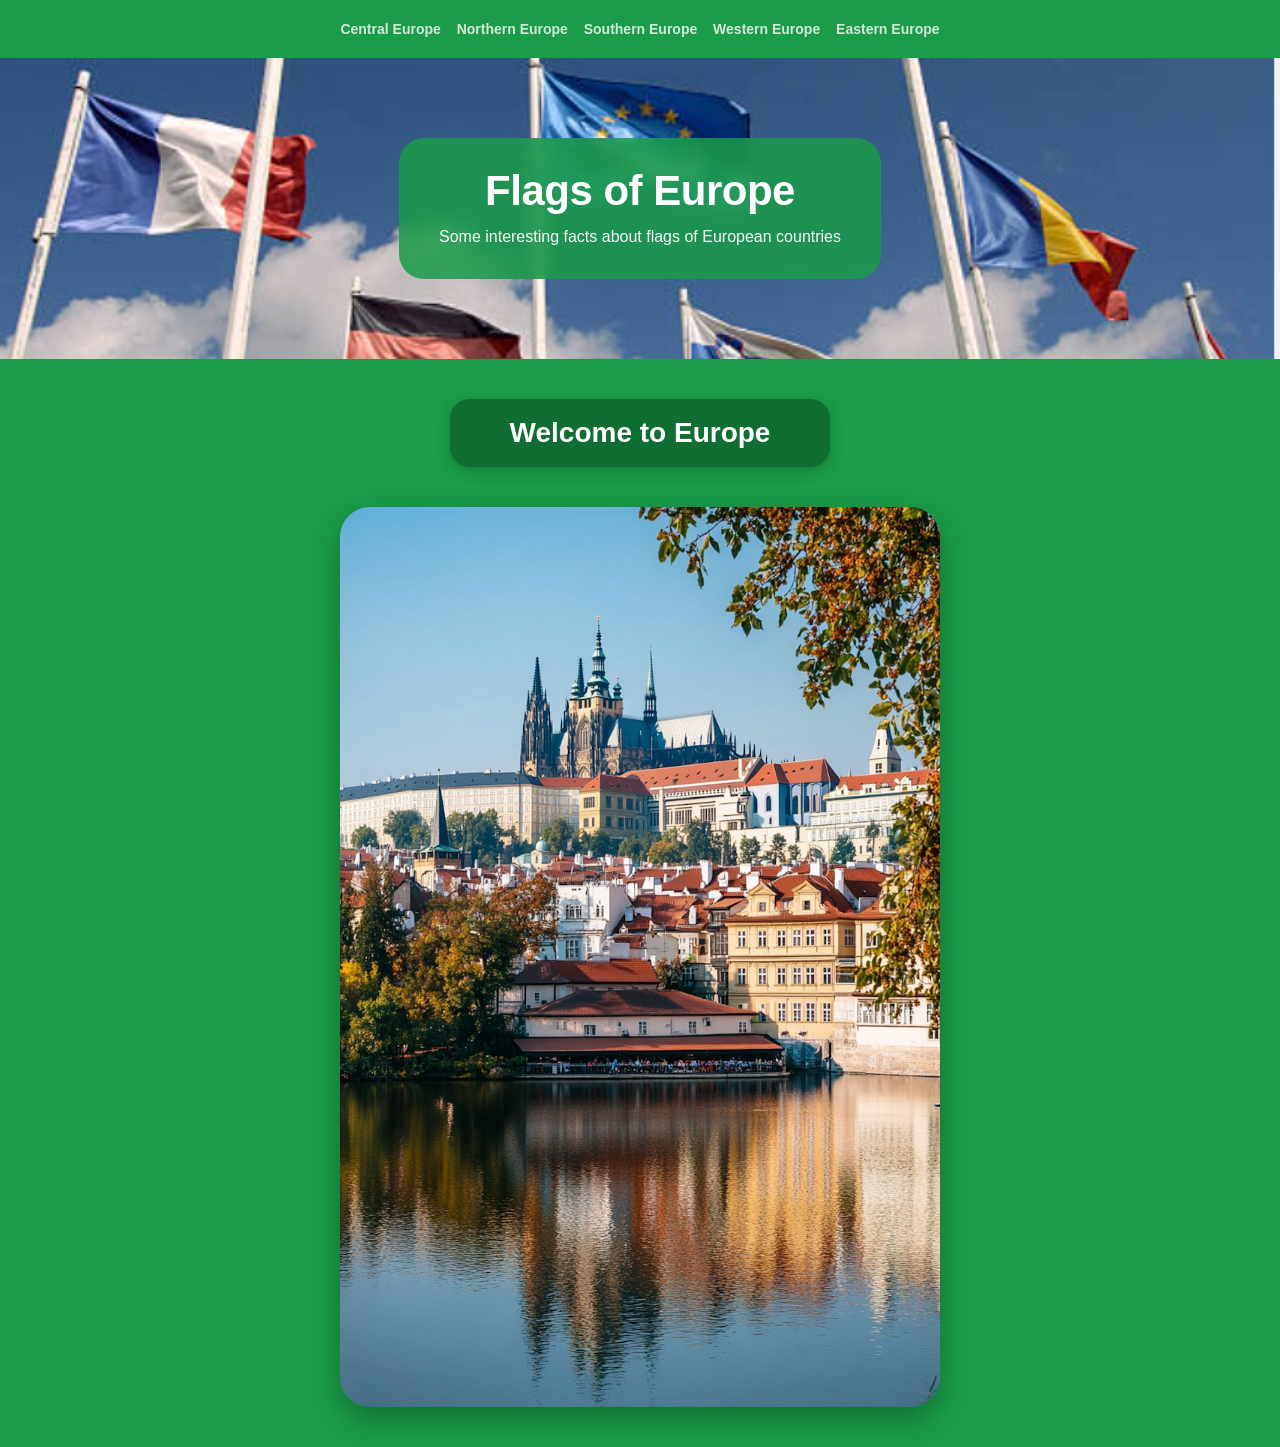
<file: index.html>
<!DOCTYPE html>
<html lang="en">
<head>
    <meta charset="UTF-8">
    <meta name="viewport" content="width=device-width, initial-scale=1.0">
    <link rel="stylesheet" href="a_general.css">
    <title>About flags of Europe</title>
</head>
<body>
<header class="header">
    <div class="header__container">
        
        <nav class="header__menu region-menu">
            <ul class="region-menu__list">
                <li class="region-menu__item">
                    <a href="a_central.html" class="region-menu__link">Central Europe</a>
                </li>
                <li class="region-menu__item">
                    <a href="a_northern.html" class="region-menu__link">Northern Europe</a>
                </li>
                <li class="region-menu__item">
                    <a href="a_southern.html" class="region-menu__link">Southern Europe</a>
                </li>
                <li class="region-menu__item">
                    <a href="a_western.html" class="region-menu__link">Western Europe</a>
                </li>
                <li class="region-menu__item">
                    <a href="a_eastern.html" class="region-menu__link">Eastern Europe</a>
                </li>
            </ul>
        </nav>

    </div>
</header>


<main class="main-content">


    <section class="main-content__promo flags-promo">
        <div class="flags-promo__container">
            
            <div class="flags-promo__badge">
                <h1 class="flags-promo__title">Flags of Europe</h1>
                <p class="flags-promo__subtitle">Some interesting facts about flags of European countries</p>
            </div>

        </div>
    </section>


    <section class="main-content__welcome welcome-section">
        <div class="welcome-section__container">
            
            <div class="welcome-section__banner">
                <a href="a_central.html" class="welcome-section__title">Welcome to Europe</a>
            </div>


            <article class="welcome-section__preview preview-card">
                <div class="preview-card__image-wrapper">
                    <img src="Autumnal European Cityscape with Historic Church.png" alt="European City View" class="preview-card__image">
                </div>
            </article>

        </div>
    </section>

</main>
</body>
</html>
</file>
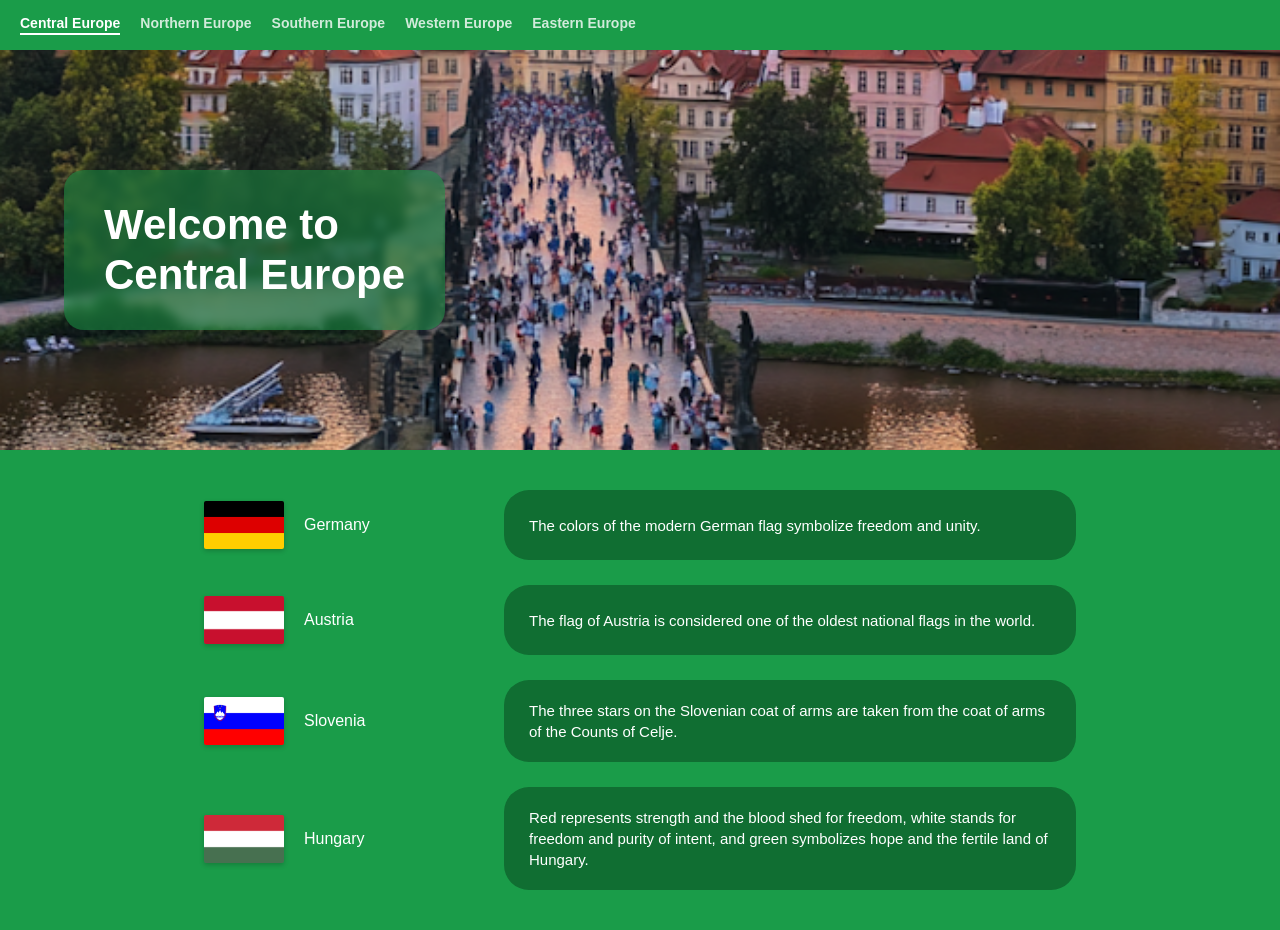
<file: a_central.html>
<!DOCTYPE html>
<html lang="en">
<head>
    <meta charset="UTF-8">
    <meta name="viewport" content="width=device-width, initial-scale=1.0">
    <link rel="stylesheet" href="a_central.css">
    <title>Central Europe</title>
</head>
<body>

    <nav class="navbar">
        <a href = "a_central.html" class="nav-item active">Central Europe</a>
        <a href = "a_northern.html" class="nav-item">Northern Europe</a>
        <a href = "a_southern.html" class="nav-item">Southern Europe</a>
        <a href = "a_western.html" class="nav-item">Western Europe</a>
        <a href = "a_eastern.html" class="nav-item">Eastern Europe</a>
    </nav>
    <header class="hero-section">
        <div class="welcome-badge">
            <h1>Welcome to<br>Central Europe</h1>
        </div>
    </header>

    <main class="countries-container">
        
        <div class="country-row">
            <img src="images.png" alt="Germany Flag" class="flag">
            <div class="country-name">Germany</div>
            <div class="fact-box">
                The colors of the modern German flag symbolize freedom and unity.
            </div>
        </div>

        <div class="country-row">
            <img src="Screenshot_1.png" alt="Austria Flag" class="flag">
            <div class="country-name">Austria</div>
            <div class="fact-box">
                The flag of Austria is considered one of the oldest national flags in the world.
            </div>
        </div>

        <div class="country-row">
            <img src="Screenshot_5.png" alt="Slovenia Flag" class="flag">
            <div class="country-name">Slovenia</div>
            <div class="fact-box">
                The three stars on the Slovenian coat of arms are taken from the coat of arms of the Counts of Celje.
            </div>
        </div>

        <div class="country-row">
            <img src="Screenshot_6.png" alt="Hungary Flag" class="flag">
            <div class="country-name">Hungary</div>
            <div class="fact-box">
                Red represents strength and the blood shed for freedom, white stands for freedom and purity of intent, and green symbolizes hope and the fertile land of Hungary.
            </div>
        </div>

    </main>

</body>
</html>
</file>
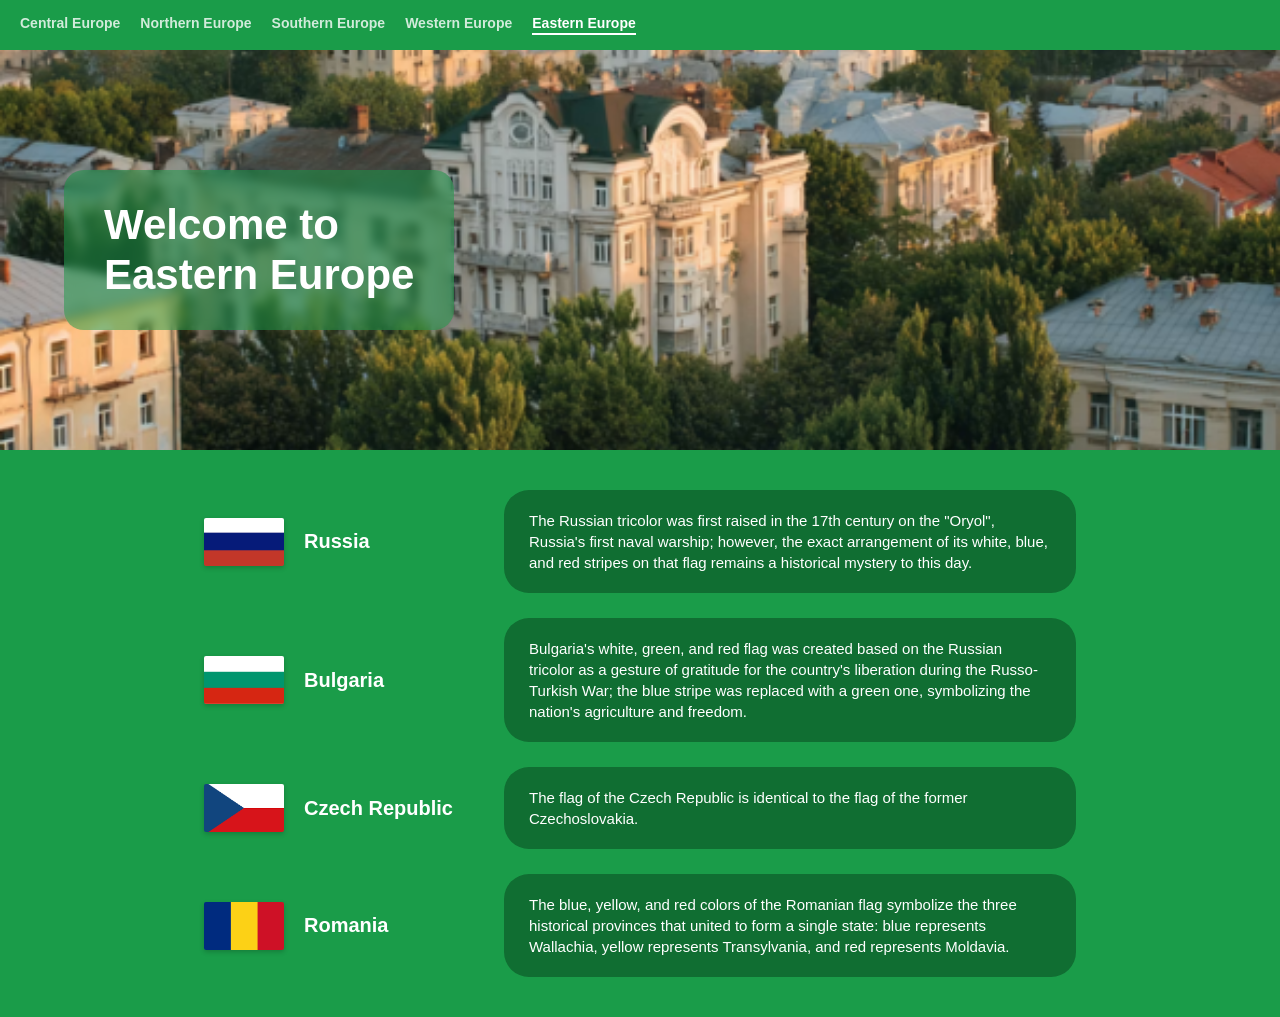
<file: a_eastern.html>
<!DOCTYPE html>
<html lang="en">
<head>
    <meta charset="UTF-8">
    <meta name="viewport" content="width=device-width, initial-scale=1.0">
    <link rel="stylesheet" href="a_eastern.css">
    <title>Eastern Europe</title>
</head>
<body>
    <nav class="navbar">
        <a href="a_central.html" class="nav-item">Central Europe</a>
        <a href="a_northern.html" class="nav-item">Northern Europe</a>
        <a href="a_southern.html" class="nav-item">Southern Europe</a>
        <a href="a_western.html" class="nav-item">Western Europe</a>
        <a href="a_eastern.html" class="nav-item active">Eastern Europe</a>
    </nav>

    <header class="hero-section">
        <div class="welcome-badge">
            <h1>Welcome to<br>Eastern Europe</h1>
        </div>
    </header>

    <main class="countries-container">
        <div class="country-row">
            <img src="Screenshot_24.png" alt="Russia Flag" class="flag">
            <div class="country-name">Russia</div>
            <div class="fact-box">
                The Russian tricolor was first raised in the 17th century on the "Oryol", Russia's first naval warship; however, the exact arrangement of its white, blue, and red stripes on that flag remains a historical mystery to this day.
            </div>
        </div>

        <div class="country-row">
            <img src="Screenshot_25.png" alt="Bulgaria Flag" class="flag">
            <div class="country-name">Bulgaria</div>
            <div class="fact-box">
                Bulgaria's white, green, and red flag was created based on the Russian tricolor as a gesture of gratitude for the country's liberation during the Russo-Turkish War; the blue stripe was replaced with a green one, symbolizing the nation's agriculture and freedom.
            </div>
        </div>

        <div class="country-row">
            <img src="images (1).png" alt="Czech Republic Flag" class="flag">
            <div class="country-name">Czech Republic</div>
            <div class="fact-box">
                The flag of the Czech Republic is identical to the flag of the former Czechoslovakia.
            </div>
        </div>

        <div class="country-row">
            <img src="Screenshot_27.png" alt="Romania Flag" class="flag">
            <div class="country-name">Romania</div>
            <div class="fact-box">
                The blue, yellow, and red colors of the Romanian flag symbolize the three historical provinces that united to form a single state: blue represents Wallachia, yellow represents Transylvania, and red represents Moldavia.
            </div>
        </div>
    </main>
</body>
</html>
</file>
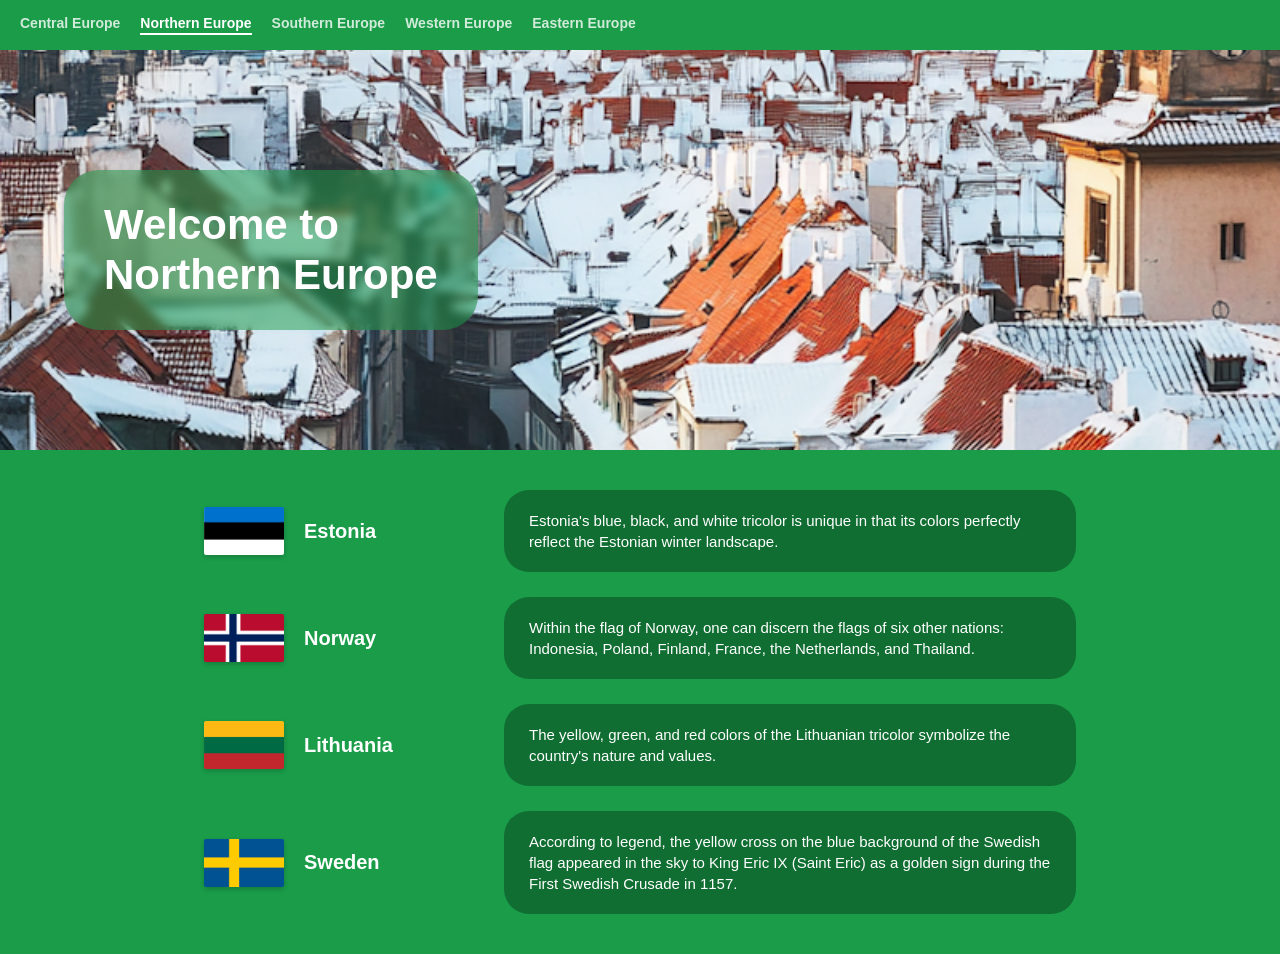
<file: a_northern.html>
<!DOCTYPE html>
<html lang="en">
<head>
    <meta charset="UTF-8">
    <meta name="viewport" content="width=device-width, initial-scale=1.0">
    <link rel="stylesheet" href="a_northern.css">
    <title>Northern Europe</title>
</head>
<body>
    <nav class="navbar">
        <a href = "a_central.html" class="nav-item">Central Europe</a>
        <a href = "a_northern.html" class="nav-item active">Northern Europe</a>
        <a href = "a_southern.html" class="nav-item">Southern Europe</a>
        <a href = "a_western.html" class="nav-item">Western Europe</a>
        <a href = "a_eastern.html" class="nav-item">Eastern Europe</a>
    </nav>

    <header class="hero-section">
        <div class="welcome-badge">
            <h1>Welcome to<br>Northern Europe</h1>
        </div>
    </header>

    <main class="countries-container">
        <div class="country-row">
            <img src="Screenshot_8.png" alt="Estonia Flag" class="flag">
            <div class="country-name">Estonia</div>
            <div class="fact-box">
                Estonia's blue, black, and white tricolor is unique in that its colors perfectly reflect the Estonian winter landscape.
            </div>
        </div>

        <div class="country-row">
            <img src="Screenshot_9.png" alt="Norway Flag" class="flag">
            <div class="country-name">Norway</div>
            <div class="fact-box">
                Within the flag of Norway, one can discern the flags of six other nations: Indonesia, Poland, Finland, France, the Netherlands, and Thailand.
            </div>
        </div>

        <div class="country-row">
            <img src="Screenshot_10.png" alt="Lithuania Flag" class="flag">
            <div class="country-name">Lithuania</div>
            <div class="fact-box">
                The yellow, green, and red colors of the Lithuanian tricolor symbolize the country's nature and values.
            </div>
        </div>

        <div class="country-row">
            <img src="Screenshot_11.png" alt="Sweden Flag" class="flag">
            <div class="country-name">Sweden</div>
            <div class="fact-box">
                According to legend, the yellow cross on the blue background of the Swedish flag appeared in the sky to King Eric IX (Saint Eric) as a golden sign during the First Swedish Crusade in 1157.
            </div>
        </div>
    </main>
</body>
</html>
</file>
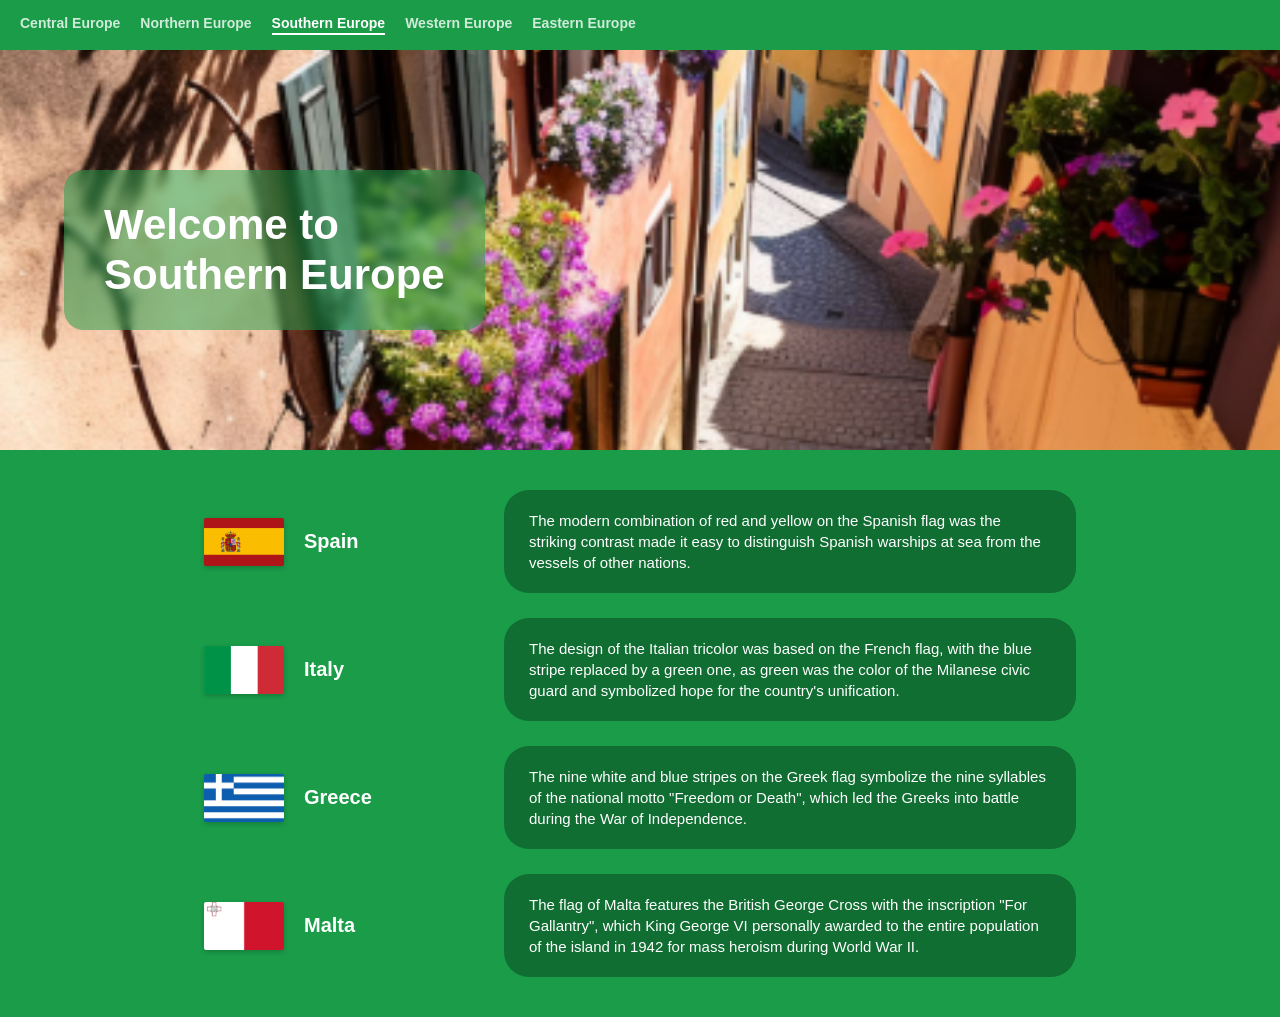
<file: a_southern.html>
<!DOCTYPE html>
<html lang="en">
<head>
    <meta charset="UTF-8">
    <meta name="viewport" content="width=device-width, initial-scale=1.0">
    <link rel="stylesheet" href="a_southern.css">
    <title>Southern Europe</title>
</head>
<body>
    <nav class="navbar">
        <a href="a_central.html" class="nav-item">Central Europe</a>
        <a href="a_northern.html" class="nav-item">Northern Europe</a>
        <a href="a_southern.html" class="nav-item active">Southern Europe</a>
        <a href="a_western.html" class="nav-item">Western Europe</a>
        <a href="a_eastern.html" class="nav-item">Eastern Europe</a>
    </nav>

    <header class="hero-section">
        <div class="welcome-badge">
            <h1>Welcome to<br>Southern Europe</h1>
        </div>
    </header>

    <main class="countries-container">
        <div class="country-row">
            <img src="Screenshot_13.png" alt="Spain Flag" class="flag">
            <div class="country-name">Spain</div>
            <div class="fact-box">
                The modern combination of red and yellow on the Spanish flag was the striking contrast made it easy to distinguish Spanish warships at sea from the vessels of other nations.
            </div>
        </div>

        <div class="country-row">
            <img src="Screenshot_14.png" alt="Italy Flag" class="flag">
            <div class="country-name">Italy</div>
            <div class="fact-box">
                The design of the Italian tricolor was based on the French flag, with the blue stripe replaced by a green one, as green was the color of the Milanese civic guard and symbolized hope for the country's unification.
            </div>
        </div>

        <div class="country-row">
            <img src="Screenshot_15.png" alt="Greece Flag" class="flag">
            <div class="country-name">Greece</div>
            <div class="fact-box">
                The nine white and blue stripes on the Greek flag symbolize the nine syllables of the national motto "Freedom or Death", which led the Greeks into battle during the War of Independence.
            </div>
        </div>

        <div class="country-row">
            <img src="Screenshot_17.png" alt="Malta Flag" class="flag">
            <div class="country-name">Malta</div>
            <div class="fact-box">
                The flag of Malta features the British George Cross with the inscription "For Gallantry", which King George VI personally awarded to the entire population of the island in 1942 for mass heroism during World War II.
            </div>
        </div>
    </main>
</body>
</html>
</file>
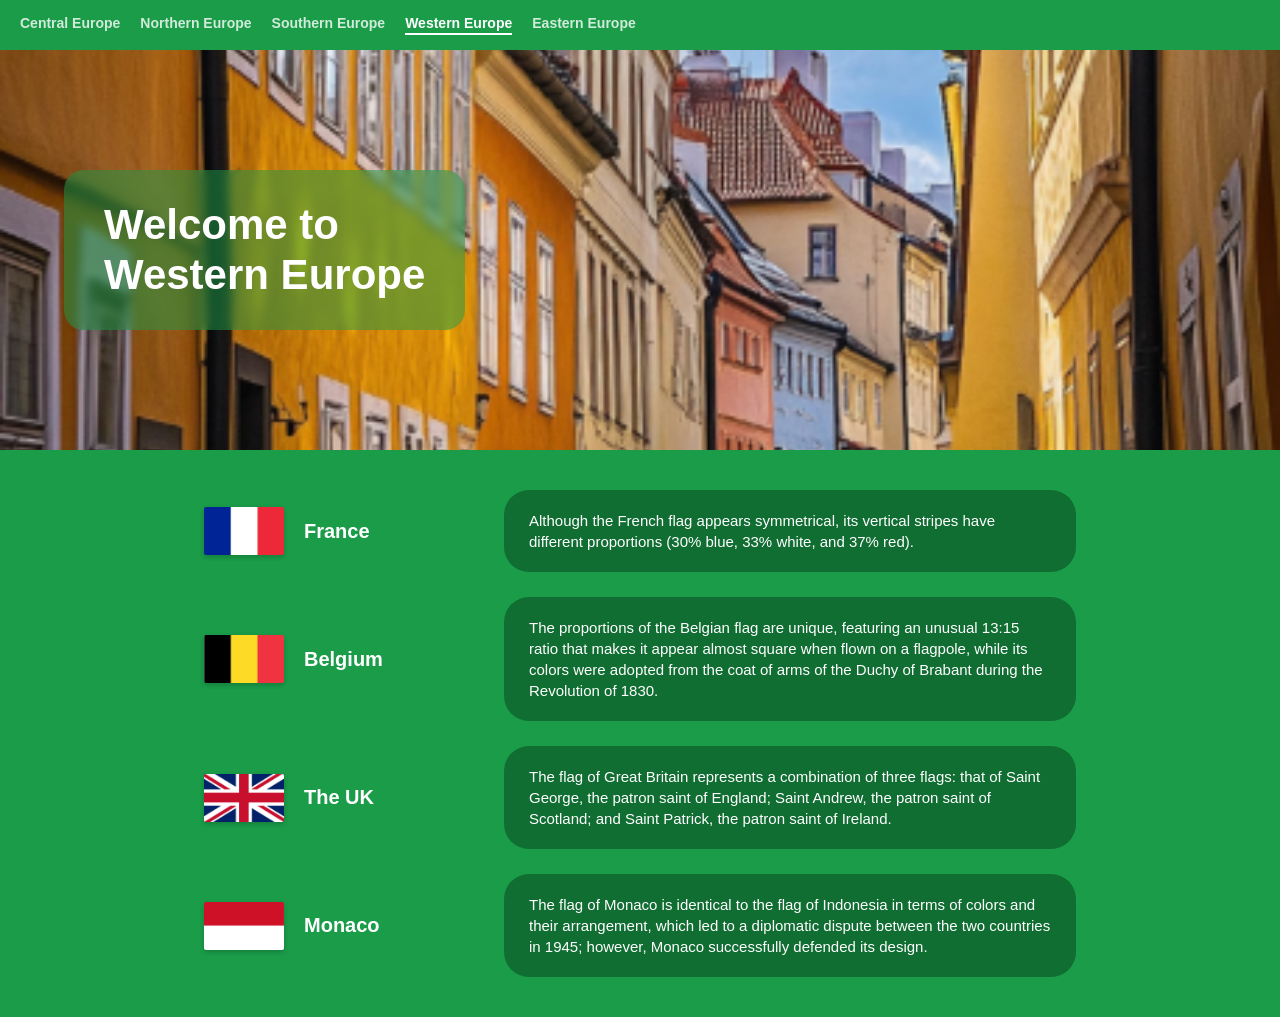
<file: a_western.html>
<!DOCTYPE html>
<html lang="en">
<head>
    <meta charset="UTF-8">
    <meta name="viewport" content="width=device-width, initial-scale=1.0">
    <link rel="stylesheet" href="a_western.css">
    <title>Western Europe</title>
</head>
<body>
    <nav class="navbar">
        <a href="a_central.html" class="nav-item">Central Europe</a>
        <a href="a_northern.html" class="nav-item">Northern Europe</a>
        <a href="a_southern.html" class="nav-item">Southern Europe</a>
        <a href="a_western.html" class="nav-item active">Western Europe</a>
        <a href="a_eastern.html" class="nav-item">Eastern Europe</a>
    </nav>

    <header class="hero-section">
        <div class="welcome-badge">
            <h1>Welcome to<br>Western Europe</h1>
        </div>
    </header>

    <main class="countries-container">
        <div class="country-row">
            <img src="Screenshot_19.png" alt="France Flag" class="flag">
            <div class="country-name">France</div>
            <div class="fact-box">
                Although the French flag appears symmetrical, its vertical stripes have different proportions (30% blue, 33% white, and 37% red).
            </div>
        </div>

        <div class="country-row">
            <img src="Screenshot_20.png" alt="Belgium Flag" class="flag">
            <div class="country-name">Belgium</div>
            <div class="fact-box">
                The proportions of the Belgian flag are unique, featuring an unusual 13:15 ratio that makes it appear almost square when flown on a flagpole, while its colors were adopted from the coat of arms of the Duchy of Brabant during the Revolution of 1830.
            </div>
        </div>

        <div class="country-row">
            <img src="Screenshot_21.png" alt="The UK Flag" class="flag">
            <div class="country-name">The UK</div>
            <div class="fact-box">
                The flag of Great Britain represents a combination of three flags: that of Saint George, the patron saint of England; Saint Andrew, the patron saint of Scotland; and Saint Patrick, the patron saint of Ireland.
            </div>
        </div>

        <div class="country-row">
            <img src="Screenshot_22.png" alt="Monaco Flag" class="flag">
            <div class="country-name">Monaco</div>
            <div class="fact-box">
                The flag of Monaco is identical to the flag of Indonesia in terms of colors and their arrangement, which led to a diplomatic dispute between the two countries in 1945; however, Monaco successfully defended its design.
            </div>
        </div>
    </main>
</body>
</html>
</file>
<file: a_general.css>
:root {
    --main-green: #1a9c49;
    --dark-green: #106e32;
    --text-white: #ffffff;
}

* {
    box-sizing: border-box;
    margin: 0;
    padding: 0;
    font-family: 'Segoe UI', Tahoma, Geneva, Verdana, sans-serif;
}

body {
    background-color: var(--main-green);
    color: var(--text-white);
    min-height: 100vh;
}

.header__container,
.flags-promo__container,
.welcome-section__container {
    max-width: 1200px;
    margin: 0 auto;
    padding: 0 20px;
    display: flex;
    flex-direction: column;
    align-items: center;
}

.header {
    padding-top: 20px;
    padding-bottom: 20px;
    width: 100%;
}

.region-menu {
    width: 100%;
    max-width: 600px;
}

.region-menu__list {
    list-style: none;
    display: flex;
    justify-content: space-around;
    gap: 15px;
}

.region-menu__link {
    color: var(--text-white);
    text-decoration: none;
    font-size: 14px;
    font-weight: 600;
    line-height: 1.2;
    text-align: center;
    opacity: 0.8;
    transition: opacity 0.2s;
}

.region-menu__link:hover {
    opacity: 1;
}

.flags-promo {
    background: url('Screenshot_7.png') center/cover no-repeat;
    padding: 80px 0;
    width: 100%;
}

.flags-promo__badge {
    background-color: rgba(26, 156, 73, 0.85);
    padding: 30px 40px;
    border-radius: 25px;
    max-width: 500px;
    backdrop-filter: blur(8px);
    -webkit-backdrop-filter: blur(8px);
    text-align: center;
}

.flags-promo__title {
    font-size: 42px;
    font-weight: 700;
    line-height: 1.1;
    margin-bottom: 12px;
    letter-spacing: -0.5px;
}

.flags-promo__subtitle {
    font-size: 16px;
    line-height: 1.4;
    opacity: 0.95;
}

.welcome-section {
    padding: 40px 0;
    width: 100%;
}

.welcome-section__banner {
    display: inline-block;
    background-color: var(--dark-green);
    border-radius: 20px;
    padding: 18px 60px;
    margin-bottom: 40px;
    box-shadow: 0 4px 15px rgba(0, 0, 0, 0.2);
    transition: transform 0.2s ease, box-shadow 0.2s ease;
}

.welcome-section__banner:hover {
    transform: scale(1.02);
    box-shadow: 0 6px 20px rgba(0, 0, 0, 0.25);
}

.welcome-section__title {
    color: var(--text-white);
    text-decoration: none;
    font-size: 28px;
    font-weight: 700;
    display: block;
}

.preview-card {
    width: 100%;
    display: flex;
    justify-content: center;
}

.preview-card__image-wrapper {
    width: 100%;
    max-width: 600px;
    border-radius: 30px;
    overflow: hidden;
    box-shadow: 0 12px 30px rgba(0, 0, 0, 0.3);
}

.preview-card__image {
    width: 100%;
    height: auto;
    display: block;
    object-fit: cover;
}

/* ==========================================================================
   АДАПТИВНОСТЬ ДЛЯ ТЕЛЕФОНОВ И ПЛАНШЕТОВ
   ========================================================================== */

/*1. ПЛАНШЕТЫ (Портретная ориентация) — до 992px */
@media (max-width: 992px) {
    .flags-promo {
        padding: 60px 0;
    }
    
    .flags-promo__title {
        font-size: 36px;
    }
}

/*2. ПЛАНШЕТЫ (Вертикально) и ТЕЛЕФОНЫ (Горизонтально) — до 768px */
@media (max-width: 768px) {
    body {
        overflow-x: hidden;
    }

    .region-menu {
        max-width: 100%;
    }

    .region-menu__list {
        flex-wrap: wrap;
        gap: 10px;
        justify-content: center;
    }
    
    .region-menu__item {
        flex: 1 1 calc(33.333% - 10px);
        min-width: 120px;
    }

    .region-menu__link {
        display: block;
        font-size: 13px;
        padding: 8px 4px;
        background-color: rgba(255, 255, 255, 0.1);
        border-radius: 8px;
    }

    .flags-promo {
        padding: 50px 0;
    }

    .flags-promo__badge {
        padding: 24px 30px;
        max-width: 90%;
        border-radius: 20px;
    }

    .flags-promo__title {
        font-size: 32px;
    }

    .flags-promo__subtitle {
        font-size: 15px;
    }

    .welcome-section__banner {
        padding: 14px 40px;
        margin-bottom: 30px;
    }

    .welcome-section__title {
        font-size: 24px;
    }
    
    .preview-card__image-wrapper {
        border-radius: 20px;
        max-width: 90%;
    }
}

/*3. ТЕЛЕФОНЫ (Горизонтально / Landscape) — узкие по высоте экраны */
@media (max-width: 896px) and (orientation: landscape) {
    .flags-promo {
        padding: 30px 0;
    }

    .flags-promo__badge {
        padding: 15px 25px;
    }

    .flags-promo__title {
        font-size: 26px;
        margin-bottom: 6px;
    }

    .flags-promo__subtitle {
        font-size: 14px;
    }

    .welcome-section__banner {
        margin-bottom: 20px;
        padding: 10px 35px;
    }

    .welcome-section__title {
        font-size: 20px;
    }
}

/*4. ТЕЛЕФОНЫ (Вертикально) — до 480px */
@media (max-width: 480px) {
    .header {
        padding-top: 15px;
        padding-bottom: 15px;
    }

    .region-menu__item {
        flex: 1 1 calc(50% - 10px);
    }

    .region-menu__link {
        font-size: 12px;
        padding: 10px 5px;
    }

    .flags-promo {
        padding: 40px 0;
    }

    .flags-promo__badge {
        padding: 20px 15px;
        width: 100%;
        max-width: 100%;
        border-radius: 15px;
    }

    .flags-promo__title {
        font-size: 26px;
        letter-spacing: normal;
    }

    .flags-promo__subtitle {
        font-size: 14px;
    }

    .welcome-section {
        padding: 30px 0;
    }

    .welcome-section__banner {
        width: 100%;
        text-align: center;
        padding: 12px 20px;
        border-radius: 15px;
    }

    .welcome-section__title {
        font-size: 20px;
    }

    .preview-card__image-wrapper {
        border-radius: 15px;
        max-width: 100%;
    }
}
</file>
<file: a_central.css>
:root {
    --main-green: #1a9c49;
    --dark-green: #106e32;
    --text-white: #ffffff;
}

* {
    box-sizing: border-box;
    margin: 0;
    padding: 0;
    font-family: 'Segoe UI', Tahoma, Geneva, Verdana, sans-serif;
}
a {
    color: #ffffff;
    text-decoration: none;
}

body {
    background-color: var(--main-green);
    color: var(--text-white);
}

.navbar {
    display: flex;
    justify-content: flex-start;
    gap: 20px;
    padding: 15px 20px;
    font-weight: 600;
    font-size: 14px;
}

.nav-item {
    cursor: pointer;
    opacity: 0.8;
    transition: opacity 0.2s;
}

.nav-item:hover, .nav-item.active {
    opacity: 1;
}

.nav-item.active {
    border-bottom: 2px solid var(--text-white);
    padding-bottom: 2px;
}

.hero-section {
    position: relative;
    height: 400px;
    background: url('Sunset over Charles Bridge in Prague.png') center/cover no-repeat;
    display: flex;
    align-items: center;
    padding-left: 5%;
}

.welcome-badge {
    background-color: rgba(26, 156, 73, 0.5);
    padding: 30px 40px;
    border-radius: 20px;
    max-width: 450px;
    backdrop-filter: blur(5px);
}

.welcome-badge h1 {
    font-size: 42px;
    font-weight: 700;
    line-height: 1.2;
}

.countries-container {
    padding: 40px 5%;
    display: flex;
    flex-direction: column;
    gap: 25px;
    max-width: 1000px;
    margin: 0 auto;
}

.country-row {
    display: grid;
    grid-template-columns: 80px 180px 1fr;
    align-items: center;
    gap: 20px;
}
.flag {
    width: 80px;
    height: 48px;
    object-fit: cover;
    box-shadow: 0 2px 5px rgba(0,0,0,0.2);
    border-radius: 2px;
    display: block;
}

.fact-box {
    background-color: var(--dark-green);
    padding: 20px 25px;
    border-radius: 25px;
    font-size: 15px;
    line-height: 1.4;
    min-height: 70px;
    display: flex;
    align-items: center;
}

/* ==========================================================================
   АДАПТИВНОСТЬ ПОД РАЗНЫЕ УСТРОЙСТВА И ОРИЕНТАЦИИ
   ========================================================================== */

/* 1. ПЛАНШЕТЫ В ГОРИЗОНТАЛЬНОЙ ОРИЕНТАЦИИ (Landscape) И НОУТБУКИ (до 1024px) */
@media (max-width: 1024px) {
    .hero-section {
        height: 350px;
    }
    .welcome-badge h1 {
        font-size: 36px;
    }
    .country-row {
        grid-template-columns: 80px 140px 1fr;
        gap: 15px;
    }
}

/* 2. ПЛАНШЕТЫ В ВЕРТИКАЛЬНОЙ ОРИЕНТАЦИИ (Portrait) (до 768px) */
@media (max-width: 768px) {
    .navbar {
        flex-wrap: wrap;
        gap: 12px;
        justify-content: space-around;
    }
    .hero-section {
        height: 280px;
    }
    .welcome-badge {
        padding: 20px 30px;
        max-width: 350px;
    }
    .welcome-badge h1 {
        font-size: 28px;
    }
    .country-row {
        grid-template-columns: 80px 1fr;
        grid-template-rows: auto auto;
        gap: 15px;
    }
    .country-name {
        font-size: 22px;
    }
    .fact-box {
        grid-column: 1 / -1;
        padding: 15px 20px;
        font-size: 14px;
    }
}

/* 3. ТЕЛЕФОНЫ В ГОРИЗОНТАЛЬНОЙ ОРИЕНТАЦИИ (Landscape) (до 900px по ширине и малая высота) */
@media (max-width: 900px) and (max-height: 500px) {
    .hero-section {
        height: 180px;
    }
    .welcome-badge {
        padding: 10px 20px;
    }
    .welcome-badge h1 {
        font-size: 22px;
    }
    .countries-container {
        padding: 20px 5%;
    }
    .country-row {
        grid-template-columns: 60px 120px 1fr;
    }
    .flag {
        width: 60px;
        height: 36px;
    }
    .country-name {
        font-size: 16px;
    }
    .fact-box {
        padding: 12px 18px;
        font-size: 13px;
        min-height: auto;
    }
}

/* 4. ТЕЛЕФОНЫ В ВЕРТИКАЛЬНОЙ ОРИЕНТАЦИИ (Portrait) (до 480px) */
@media (max-width: 480px) {
    .navbar {
        display: grid;
        grid-template-columns: repeat(2, 1fr);
        gap: 8px;
        padding: 10px;
        text-align: center;
    }
    .nav-item.active {
        border-bottom: 2px solid var(--text-white);
        display: inline-block;
    }
    .hero-section {
        height: 220px;
        padding-left: 0;
        justify-content: center;
    }
    .welcome-badge {
        width: 90%;
        padding: 15px;
        text-align: center;
    }
    .welcome-badge h1 {
        font-size: 24px;
    }
    .countries-container {
        padding: 25px 15px;
        gap: 30px;
    }
    .country-row {
        display: flex;
        flex-direction: column;
        align-items: center;
        text-align: center;
        gap: 10px;
    }
    .flag {
        width: 90px;
        height: 54px;
    }
    .country-name {
        font-size: 20px;
        margin-bottom: 5px;
    }
    .fact-box {
        width: 100%;
        border-radius: 18px;
        padding: 15px;
        font-size: 13px;
        text-align: left;
    }
}
</file>
<file: a_eastern.css>
:root {
    --main-green: #1a9c49;
    --dark-green: #106e32;
    --text-white: #ffffff;
}

* {
    box-sizing: border-box;
    margin: 0;
    padding: 0;
    font-family: 'Segoe UI', Tahoma, Geneva, Verdana, sans-serif;
}

a {
    color: #ffffff;
    text-decoration: none;
}

body {
    background-color: var(--main-green);
    color: var(--text-white);
}

.navbar {
    display: flex;
    justify-content: flex-start;
    gap: 20px;
    padding: 15px 20px;
    font-weight: 600;
    font-size: 14px;
}

.nav-item {
    cursor: pointer;
    opacity: 0.8;
    transition: opacity 0.2s;
}

.nav-item:hover, .nav-item.active {
    opacity: 1;
}

.nav-item.active {
    border-bottom: 2px solid var(--text-white);
    padding-bottom: 2px;
}

.hero-section {
    position: relative;
    height: 400px;
    background: url('Screenshot_23.png') center/cover no-repeat;
    display: flex;
    align-items: center;
    padding-left: 5%;
}

.welcome-badge {
    background-color: rgba(26, 156, 73, 0.5);
    padding: 30px 40px;
    border-radius: 20px;
    max-width: 450px;
    backdrop-filter: blur(5px);
}

.welcome-badge h1 {
    font-size: 42px;
    font-weight: 700;
    line-height: 1.2;
}

.countries-container {
    padding: 40px 5%;
    display: flex;
    flex-direction: column;
    gap: 25px;
    max-width: 1000px;
    margin: 0 auto;
}

.country-row {
    display: grid;
    grid-template-columns: 80px 180px 1fr;
    align-items: center;
    gap: 20px;
}

.country-name {
    font-size: 20px;
    font-weight: 600;
}

.flag {
    width: 80px;
    height: 48px;
    object-fit: cover;
    box-shadow: 0 2px 5px rgba(0,0,0,0.2);
    border-radius: 2px;
    display: block;
}

.fact-box {
    background-color: var(--dark-green);
    padding: 20px 25px;
    border-radius: 25px;
    font-size: 15px;
    line-height: 1.4;
    min-height: 70px;
    display: flex;
    align-items: center;
}

/* ==========================================================================
   АДАПТИВНОСТЬ ПОД РАЗНЫЕ УСТРОЙСТВА И ОРИЕНТАЦИИ
   ========================================================================== */

/* 1. ПЛАНШЕТЫ В ГОРИЗОНТАЛЬНОЙ ОРИЕНТАЦИИ (Landscape) И НОУТБУКИ (до 1024px) */
@media (max-width: 1024px) {
    .hero-section {
        height: 350px;
    }
    .welcome-badge h1 {
        font-size: 36px;
    }
    .country-row {
        grid-template-columns: 80px 140px 1fr;
        gap: 15px;
    }
}

/* 2. ПЛАНШЕТЫ В ВЕРТИКАЛЬНОЙ ОРИЕНТАЦИИ (Portrait) (до 768px) */
@media (max-width: 768px) {
    .navbar {
        flex-wrap: wrap;
        gap: 12px;
        justify-content: space-around;
    }
    .hero-section {
        height: 280px;
    }
    .welcome-badge {
        padding: 20px 30px;
        max-width: 350px;
    }
    .welcome-badge h1 {
        font-size: 28px;
    }
    .country-row {
        grid-template-columns: 80px 1fr;
        grid-template-rows: auto auto;
        gap: 15px;
    }
    .country-name {
        font-size: 22px;
    }
    .fact-box {
        grid-column: 1 / -1;
        padding: 15px 20px;
        font-size: 14px;
    }
}

/* 3. ТЕЛЕФОНЫ В ГОРИЗОНТАЛЬНОЙ ОРИЕНТАЦИИ (Landscape) (до 900px по ширине и малая высота) */
@media (max-width: 900px) and (max-height: 500px) {
    .hero-section {
        height: 180px;
    }
    .welcome-badge {
        padding: 10px 20px;
    }
    .welcome-badge h1 {
        font-size: 22px;
    }
    .countries-container {
        padding: 20px 5%;
    }
    .country-row {
        grid-template-columns: 60px 120px 1fr;
    }
    .flag {
        width: 60px;
        height: 36px;
    }
    .country-name {
        font-size: 16px;
    }
    .fact-box {
        padding: 12px 18px;
        font-size: 13px;
        min-height: auto;
    }
}

/* 4. ТЕЛЕФОНЫ В ВЕРТИКАЛЬНОЙ ОРИЕНТАЦИИ (Portrait) (до 480px) */
@media (max-width: 480px) {
    .navbar {
        display: grid;
        grid-template-columns: repeat(2, 1fr);
        gap: 8px;
        padding: 10px;
        text-align: center;
    }
    .nav-item.active {
        border-bottom: 2px solid var(--text-white);
        display: inline-block;
    }
    .hero-section {
        height: 220px;
        padding-left: 0;
        justify-content: center;
    }
    .welcome-badge {
        width: 90%;
        padding: 15px;
        text-align: center;
    }
    .welcome-badge h1 {
        font-size: 24px;
    }
    .countries-container {
        padding: 25px 15px;
        gap: 30px;
    }
    .country-row {
        display: flex;
        flex-direction: column;
        align-items: center;
        text-align: center;
        gap: 10px;
    }
    .flag {
        width: 90px;
        height: 54px;
    }
    .country-name {
        font-size: 20px;
        margin-bottom: 5px;
    }
    .fact-box {
        width: 100%;
        border-radius: 18px;
        padding: 15px;
        font-size: 13px;
        text-align: left;
    }
}
</file>
<file: a_northern.css>
:root {
    --main-green: #1a9c49;
    --dark-green: #106e32;
    --text-white: #ffffff;
}

* {
    box-sizing: border-box;
    margin: 0;
    padding: 0;
    font-family: 'Segoe UI', Tahoma, Geneva, Verdana, sans-serif;
}
a {
    color: #ffffff;
    text-decoration: none;
}

body {
    background-color: var(--main-green);
    color: var(--text-white);
}

.navbar {
    display: flex;
    justify-content: flex-start;
    gap: 20px;
    padding: 15px 20px;
    font-weight: 600;
    font-size: 14px;
}

.nav-item {
    cursor: pointer;
    opacity: 0.8;
    transition: opacity 0.2s;
}

.nav-item:hover, .nav-item.active {
    opacity: 1;
}

.nav-item.active {
    border-bottom: 2px solid var(--text-white);
    padding-bottom: 2px;
}

.hero-section {
    position: relative;
    height: 400px;
    background: url('Winter Panorama of Historic City.png') center/cover no-repeat;
    display: flex;
    align-items: center;
    padding-left: 5%;
}

.welcome-badge {
    background-color: rgba(26, 156, 73, 0.5);
    padding: 30px 40px;
    border-radius: 35px;
    max-width: 450px;
    backdrop-filter: blur(5px);
}

.welcome-badge h1 {
    font-size: 42px;
    font-weight: 700;
    line-height: 1.2;
}

.countries-container {
    padding: 40px 5%;
    display: flex;
    flex-direction: column;
    gap: 25px;
    max-width: 1000px;
    margin: 0 auto;
}

.country-row {
    display: grid;
    grid-template-columns: 80px 180px 1fr;
    align-items: center;
    gap: 20px;
}

.country-name {
    font-weight: 600;
    font-size: 20px;
}

.flag {
    width: 80px;
    height: 48px;
    object-fit: cover;
    box-shadow: 0 2px 5px rgba(0,0,0,0.2);
    border-radius: 2px;
    display: block;
}

.fact-box {
    background-color: var(--dark-green);
    padding: 20px 25px;
    border-radius: 25px;
    font-size: 15px;
    line-height: 1.4;
    min-height: 70px;
    display: flex;
    align-items: center;
}

/* ==========================================================================
   АДАПТИВНОСТЬ ПОД РАЗНЫЕ УСТРОЙСТВА И ОРИЕНТАЦИИ
   ========================================================================== */

/* 1. ПЛАНШЕТЫ В ГОРИЗОНТАЛЬНОЙ ОРИЕНТАЦИИ (Landscape) И НОУТБУКИ (до 1024px) */
@media (max-width: 1024px) {
    .hero-section {
        height: 350px;
    }
    .welcome-badge h1 {
        font-size: 36px;
    }
    .country-row {
        grid-template-columns: 80px 140px 1fr;
        gap: 15px;
    }
}

/* 2. ПЛАНШЕТЫ В ВЕРТИКАЛЬНОЙ ОРИЕНТАЦИИ (Portrait) (до 768px) */
@media (max-width: 768px) {
    .navbar {
        flex-wrap: wrap;
        gap: 12px;
        justify-content: space-around;
    }
    .hero-section {
        height: 280px;
    }
    .welcome-badge {
        padding: 20px 30px;
        max-width: 350px;
    }
    .welcome-badge h1 {
        font-size: 28px;
    }
    .country-row {
        grid-template-columns: 80px 1fr;
        grid-template-rows: auto auto;
        gap: 15px;
    }
    .country-name {
        font-size: 22px;
    }
    .fact-box {
        grid-column: 1 / -1;
        padding: 15px 20px;
        font-size: 14px;
    }
}

/* 3. ТЕЛЕФОНЫ В ГОРИЗОНТАЛЬНОЙ ОРИЕНТАЦИИ (Landscape) (до 900px по ширине и малая высота) */
@media (max-width: 900px) and (max-height: 500px) {
    .hero-section {
        height: 180px;
    }
    .welcome-badge {
        padding: 10px 20px;
    }
    .welcome-badge h1 {
        font-size: 22px;
    }
    .countries-container {
        padding: 20px 5%;
    }
    .country-row {
        grid-template-columns: 60px 120px 1fr;
    }
    .flag {
        width: 60px;
        height: 36px;
    }
    .country-name {
        font-size: 16px;
    }
    .fact-box {
        padding: 12px 18px;
        font-size: 13px;
        min-height: auto;
    }
}

/* 4. ТЕЛЕФОНЫ В ВЕРТИКАЛЬНОЙ ОРИЕНТАЦИИ (Portrait) (до 480px) */
@media (max-width: 480px) {
    .navbar {
        display: grid;
        grid-template-columns: repeat(2, 1fr);
        gap: 8px;
        padding: 10px;
        text-align: center;
    }
    .nav-item.active {
        border-bottom: 2px solid var(--text-white);
        display: inline-block;
    }
    .hero-section {
        height: 220px;
        padding-left: 0;
        justify-content: center;
    }
    .welcome-badge {
        width: 90%;
        padding: 15px;
        text-align: center;
    }
    .welcome-badge h1 {
        font-size: 24px;
    }
    .countries-container {
        padding: 25px 15px;
        gap: 30px;
    }
    .country-row {
        display: flex;
        flex-direction: column;
        align-items: center;
        text-align: center;
        gap: 10px;
    }
    .flag {
        width: 90px;
        height: 54px;
    }
    .country-name {
        font-size: 20px;
        margin-bottom: 5px;
    }
    .fact-box {
        width: 100%;
        border-radius: 18px;
        padding: 15px;
        font-size: 13px;
        text-align: left;
    }
}
</file>
<file: a_southern.css>
:root {
    --main-green: #1a9c49;
    --dark-green: #106e32;
    --text-white: #ffffff;
}

* {
    box-sizing: border-box;
    margin: 0;
    padding: 0;
    font-family: 'Segoe UI', Tahoma, Geneva, Verdana, sans-serif;
}

a {
    color: #ffffff;
    text-decoration: none;
}

body {
    background-color: var(--main-green);
    color: var(--text-white);
}

.navbar {
    display: flex;
    justify-content: flex-start;
    gap: 20px;
    padding: 15px 20px;
    font-weight: 600;
    font-size: 14px;
}

.nav-item {
    cursor: pointer;
    opacity: 0.8;
    transition: opacity 0.2s;
}

.nav-item:hover, .nav-item.active {
    opacity: 1;
}

.nav-item.active {
    border-bottom: 2px solid var(--text-white);
    padding-bottom: 2px;
}

.hero-section {
    position: relative;
    height: 400px;
    background: url('Screenshot_12.png') center/cover no-repeat;
    display: flex;
    align-items: center;
    padding-left: 5%;
}

.welcome-badge {
    background-color: rgba(26, 156, 73, 0.5);
    padding: 30px 40px;
    border-radius: 20px;
    max-width: 450px;
    backdrop-filter: blur(5px);
}

.welcome-badge h1 {
    font-size: 42px;
    font-weight: 700;
    line-height: 1.2;
}

.countries-container {
    padding: 40px 5%;
    display: flex;
    flex-direction: column;
    gap: 25px;
    max-width: 1000px;
    margin: 0 auto;
}

.country-row {
    display: grid;
    grid-template-columns: 80px 180px 1fr;
    align-items: center;
    gap: 20px;
}

.country-name {
    font-size: 20px;
    font-weight: 600;
}

.flag {
    width: 80px;
    height: 48px;
    object-fit: cover;
    box-shadow: 0 2px 5px rgba(0,0,0,0.2);
    border-radius: 2px;
    display: block;
}

.fact-box {
    background-color: var(--dark-green);
    padding: 20px 25px;
    border-radius: 25px;
    font-size: 15px;
    line-height: 1.4;
    min-height: 70px;
    display: flex;
    align-items: center;
}

/* ==========================================================================
   АДАПТИВНОСТЬ ПОД РАЗНЫЕ УСТРОЙСТВА И ОРИЕНТАЦИИ
   ========================================================================== */

/* 1. ПЛАНШЕТЫ В ГОРИЗОНТАЛЬНОЙ ОРИЕНТАЦИИ (Landscape) И НОУТБУКИ (до 1024px) */
@media (max-width: 1024px) {
    .hero-section {
        height: 350px;
    }
    .welcome-badge h1 {
        font-size: 36px;
    }
    .country-row {
        grid-template-columns: 80px 140px 1fr;
        gap: 15px;
    }
}

/* 2. ПЛАНШЕТЫ В ВЕРТИКАЛЬНОЙ ОРИЕНТАЦИИ (Portrait) (до 768px) */
@media (max-width: 768px) {
    .navbar {
        flex-wrap: wrap;
        gap: 12px;
        justify-content: space-around;
    }
    .hero-section {
        height: 280px;
    }
    .welcome-badge {
        padding: 20px 30px;
        max-width: 350px;
    }
    .welcome-badge h1 {
        font-size: 28px;
    }
    .country-row {
        grid-template-columns: 80px 1fr;
        grid-template-rows: auto auto;
        gap: 15px;
    }
    .country-name {
        font-size: 22px;
    }
    .fact-box {
        grid-column: 1 / -1;
        padding: 15px 20px;
        font-size: 14px;
    }
}

/* 3. ТЕЛЕФОНЫ В ГОРИЗОНТАЛЬНОЙ ОРИЕНТАЦИИ (Landscape) (до 900px по ширине и малая высота) */
@media (max-width: 900px) and (max-height: 500px) {
    .hero-section {
        height: 180px;
    }
    .welcome-badge {
        padding: 10px 20px;
    }
    .welcome-badge h1 {
        font-size: 22px;
    }
    .countries-container {
        padding: 20px 5%;
    }
    .country-row {
        grid-template-columns: 60px 120px 1fr;
    }
    .flag {
        width: 60px;
        height: 36px;
    }
    .country-name {
        font-size: 16px;
    }
    .fact-box {
        padding: 12px 18px;
        font-size: 13px;
        min-height: auto;
    }
}

/* 4. ТЕЛЕФОНЫ В ВЕРТИКАЛЬНОЙ ОРИЕНТАЦИИ (Portrait) (до 480px) */
@media (max-width: 480px) {
    .navbar {
        display: grid;
        grid-template-columns: repeat(2, 1fr);
        gap: 8px;
        padding: 10px;
        text-align: center;
    }
    .nav-item.active {
        border-bottom: 2px solid var(--text-white);
        display: inline-block;
    }
    .hero-section {
        height: 220px;
        padding-left: 0;
        justify-content: center;
    }
    .welcome-badge {
        width: 90%;
        padding: 15px;
        text-align: center;
    }
    .welcome-badge h1 {
        font-size: 24px;
    }
    .countries-container {
        padding: 25px 15px;
        gap: 30px;
    }
    .country-row {
        display: flex;
        flex-direction: column;
        align-items: center;
        text-align: center;
        gap: 10px;
    }
    .flag {
        width: 90px;
        height: 54px;
    }
    .country-name {
        font-size: 20px;
        margin-bottom: 5px;
    }
    .fact-box {
        width: 100%;
        border-radius: 18px;
        padding: 15px;
        font-size: 13px;
        text-align: left;
    }
}
</file>
<file: a_western.css>
:root {
    --main-green: #1a9c49;
    --dark-green: #106e32;
    --text-white: #ffffff;
}

* {
    box-sizing: border-box;
    margin: 0;
    padding: 0;
    font-family: 'Segoe UI', Tahoma, Geneva, Verdana, sans-serif;
}

a {
    color: #ffffff;
    text-decoration: none;
}

body {
    background-color: var(--main-green);
    color: var(--text-white);
}

.navbar {
    display: flex;
    justify-content: flex-start;
    gap: 20px;
    padding: 15px 20px;
    font-weight: 600;
    font-size: 14px;
}

.nav-item {
    cursor: pointer;
    opacity: 0.8;
    transition: opacity 0.2s;
}

.nav-item:hover, .nav-item.active {
    opacity: 1;
}

.nav-item.active {
    border-bottom: 2px solid var(--text-white);
    padding-bottom: 2px;
}

.hero-section {
    position: relative;
    height: 400px;
    background: url('Screenshot_18.png') center/cover no-repeat;
    display: flex;
    align-items: center;
    padding-left: 5%;
}

.welcome-badge {
    background-color: rgba(26, 156, 73, 0.5);
    padding: 30px 40px;
    border-radius: 20px;
    max-width: 450px;
    backdrop-filter: blur(5px);
}

.welcome-badge h1 {
    font-size: 42px;
    font-weight: 700;
    line-height: 1.2;
}

.countries-container {
    padding: 40px 5%;
    display: flex;
    flex-direction: column;
    gap: 25px;
    max-width: 1000px;
    margin: 0 auto;
}

.country-row {
    display: grid;
    grid-template-columns: 80px 180px 1fr;
    align-items: center;
    gap: 20px;
}

.country-name {
    font-size: 20px;
    font-weight: 600;
}

.flag {
    width: 80px;
    height: 48px;
    object-fit: cover;
    box-shadow: 0 2px 5px rgba(0,0,0,0.2);
    border-radius: 2px;
    display: block;
}

.fact-box {
    background-color: var(--dark-green);
    padding: 20px 25px;
    border-radius: 25px;
    font-size: 15px;
    line-height: 1.4;
    min-height: 70px;
    display: flex;
    align-items: center;
}

/* ==========================================================================
   АДАПТИВНОСТЬ ПОД РАЗНЫЕ УСТРОЙСТВА И ОРИЕНТАЦИИ
   ========================================================================== */

/* 1. ПЛАНШЕТЫ В ГОРИЗОНТАЛЬНОЙ ОРИЕНТАЦИИ (Landscape) И НОУТБУКИ (до 1024px) */
@media (max-width: 1024px) {
    .hero-section {
        height: 350px;
    }
    .welcome-badge h1 {
        font-size: 36px;
    }
    .country-row {
        grid-template-columns: 80px 140px 1fr;
        gap: 15px;
    }
}

/* 2. ПЛАНШЕТЫ В ВЕРТИКАЛЬНОЙ ОРИЕНТАЦИИ (Portrait) (до 768px) */
@media (max-width: 768px) {
    .navbar {
        flex-wrap: wrap;
        gap: 12px;
        justify-content: space-around;
    }
    .hero-section {
        height: 280px;
    }
    .welcome-badge {
        padding: 20px 30px;
        max-width: 350px;
    }
    .welcome-badge h1 {
        font-size: 28px;
    }
    .country-row {
        grid-template-columns: 80px 1fr;
        grid-template-rows: auto auto;
        gap: 15px;
    }
    .country-name {
        font-size: 22px;
    }
    .fact-box {
        grid-column: 1 / -1;
        padding: 15px 20px;
        font-size: 14px;
    }
}

/* 3. ТЕЛЕФОНЫ В ГОРИЗОНТАЛЬНОЙ ОРИЕНТАЦИИ (Landscape) (до 900px по ширине и малая высота) */
@media (max-width: 900px) and (max-height: 500px) {
    .hero-section {
        height: 180px;
    }
    .welcome-badge {
        padding: 10px 20px;
    }
    .welcome-badge h1 {
        font-size: 22px;
    }
    .countries-container {
        padding: 20px 5%;
    }
    .country-row {
        grid-template-columns: 60px 120px 1fr;
    }
    .flag {
        width: 60px;
        height: 36px;
    }
    .country-name {
        font-size: 16px;
    }
    .fact-box {
        padding: 12px 18px;
        font-size: 13px;
        min-height: auto;
    }
}

/* 4. ТЕЛЕФОНЫ В ВЕРТИКАЛЬНОЙ ОРИЕНТАЦИИ (Portrait) (до 480px) */
@media (max-width: 480px) {
    .navbar {
        display: grid;
        grid-template-columns: repeat(2, 1fr);
        gap: 8px;
        padding: 10px;
        text-align: center;
    }
    .nav-item.active {
        border-bottom: 2px solid var(--text-white);
        display: inline-block;
    }
    .hero-section {
        height: 220px;
        padding-left: 0;
        justify-content: center;
    }
    .welcome-badge {
        width: 90%;
        padding: 15px;
        text-align: center;
    }
    .welcome-badge h1 {
        font-size: 24px;
    }
    .countries-container {
        padding: 25px 15px;
        gap: 30px;
    }
    .country-row {
        display: flex;
        flex-direction: column;
        align-items: center;
        text-align: center;
        gap: 10px;
    }
    .flag {
        width: 90px;
        height: 54px;
    }
    .country-name {
        font-size: 20px;
        margin-bottom: 5px;
    }
    .fact-box {
        width: 100%;
        border-radius: 18px;
        padding: 15px;
        font-size: 13px;
        text-align: left;
    }
}
</file>
